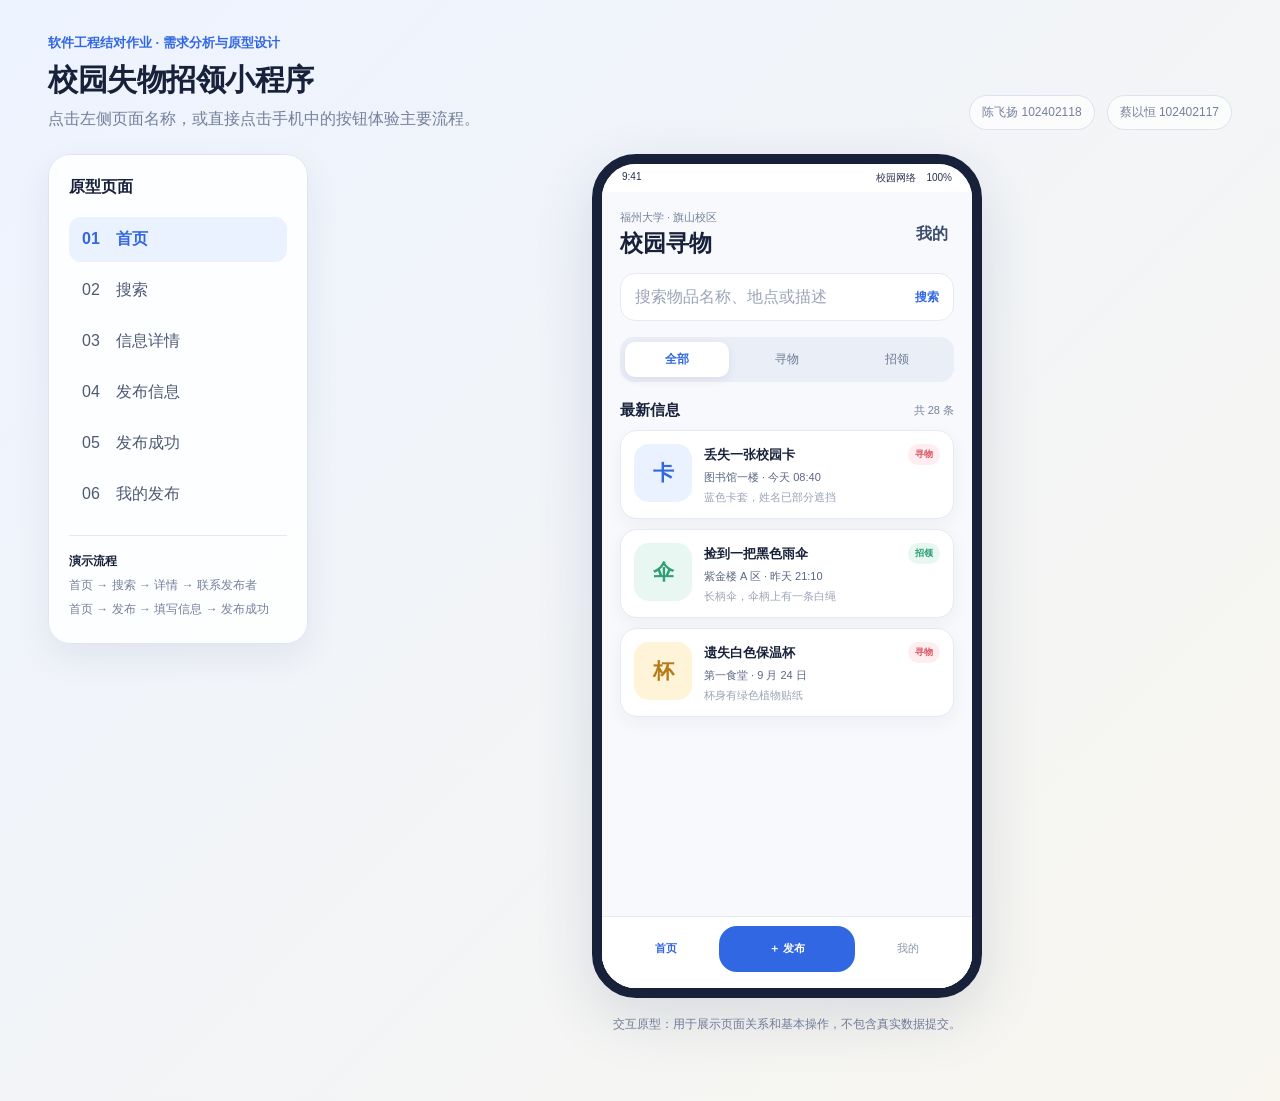
<file: homework/pair/task1/prototype/index.html>
<!doctype html>
<html lang="zh-CN">
<head>
  <meta charset="utf-8">
  <meta name="viewport" content="width=device-width, initial-scale=1">
  <title>校园寻物 - 可点击原型</title>
  <link rel="stylesheet" href="styles.css">
</head>
<body>
  <header class="page-header">
    <div>
      <p class="eyebrow">软件工程结对作业 · 需求分析与原型设计</p>
      <h1>校园失物招领小程序</h1>
      <p class="subtitle">点击左侧页面名称，或直接点击手机中的按钮体验主要流程。</p>
    </div>
    <div class="team">
      <span>陈飞扬 102402118</span>
      <span>蔡以恒 102402117</span>
    </div>
  </header>

  <main class="workspace">
    <aside class="screen-list">
      <h2>原型页面</h2>
      <button class="screen-link" data-goto="home">01　首页</button>
      <button class="screen-link" data-goto="search">02　搜索</button>
      <button class="screen-link" data-goto="detail">03　信息详情</button>
      <button class="screen-link" data-goto="publish">04　发布信息</button>
      <button class="screen-link" data-goto="success">05　发布成功</button>
      <button class="screen-link" data-goto="posts">06　我的发布</button>
      <div class="tip">
        <strong>演示流程</strong>
        <p>首页 → 搜索 → 详情 → 联系发布者</p>
        <p>首页 → 发布 → 填写信息 → 发布成功</p>
      </div>
    </aside>

    <section class="device-stage">
      <div class="phone">
        <div class="statusbar">
          <span>9:41</span>
          <span>校园网络　100%</span>
        </div>
        <div class="phone-body" id="app">
          <section class="screen active" id="screen-home">
            <div class="top-header">
              <div>
                <p class="caption">福州大学 · 旗山校区</p>
                <h2>校园寻物</h2>
              </div>
              <button class="icon-button" data-goto="posts">我的</button>
            </div>
            <button class="search-trigger" data-goto="search">
              <span>搜索物品名称、地点或描述</span><b>搜索</b>
            </button>
            <div class="segment">
              <button class="active">全部</button>
              <button>寻物</button>
              <button>招领</button>
            </div>
            <div class="section-title"><h3>最新信息</h3><span>共 28 条</span></div>
            <article class="item-card" data-goto="detail">
              <div class="item-visual card-blue">卡</div>
              <div class="item-copy">
                <div class="item-line"><h4>丢失一张校园卡</h4><span class="tag lost">寻物</span></div>
                <p>图书馆一楼 · 今天 08:40</p>
                <p class="muted">蓝色卡套，姓名已部分遮挡</p>
              </div>
            </article>
            <article class="item-card" data-goto="detail">
              <div class="item-visual card-green">伞</div>
              <div class="item-copy">
                <div class="item-line"><h4>捡到一把黑色雨伞</h4><span class="tag found">招领</span></div>
                <p>紫金楼 A 区 · 昨天 21:10</p>
                <p class="muted">长柄伞，伞柄上有一条白绳</p>
              </div>
            </article>
            <article class="item-card" data-goto="detail">
              <div class="item-visual card-gold">杯</div>
              <div class="item-copy">
                <div class="item-line"><h4>遗失白色保温杯</h4><span class="tag lost">寻物</span></div>
                <p>第一食堂 · 9 月 24 日</p>
                <p class="muted">杯身有绿色植物贴纸</p>
              </div>
            </article>
            <nav class="bottom-nav">
              <button class="active" data-goto="home">首页</button>
              <button class="publish" data-goto="publish">＋ 发布</button>
              <button data-goto="posts">我的</button>
            </nav>
          </section>

          <section class="screen" id="screen-search">
            <div class="sub-header">
              <button class="back" data-goto="home">‹</button>
              <h2>搜索信息</h2>
              <span></span>
            </div>
            <div class="search-box">
              <span>⌕</span>
              <input value="校园卡" aria-label="关键词">
              <button>取消</button>
            </div>
            <p class="caption">筛选条件</p>
            <div class="chip-row">
              <button class="chip active">全部类型</button>
              <button class="chip">寻物</button>
              <button class="chip">招领</button>
            </div>
            <div class="chip-row">
              <button class="chip active">图书馆</button>
              <button class="chip">食堂</button>
              <button class="chip">宿舍区</button>
            </div>
            <div class="section-title"><h3>搜索结果</h3><span>3 条</span></div>
            <article class="compact-card" data-goto="detail">
              <div class="mini-icon blue">卡</div>
              <div><h4>丢失一张校园卡</h4><p>图书馆一楼 · 今天 08:40</p></div>
              <span class="tag lost">寻物</span>
            </article>
            <article class="compact-card" data-goto="detail">
              <div class="mini-icon green">卡</div>
              <div><h4>拾到校园卡一张</h4><p>图书馆三楼 · 昨天 16:20</p></div>
              <span class="tag found">招领</span>
            </article>
            <article class="compact-card" data-goto="detail">
              <div class="mini-icon gold">卡</div>
              <div><h4>校园卡卡套遗失</h4><p>教学楼东门 · 9 月 23 日</p></div>
              <span class="tag lost">寻物</span>
            </article>
          </section>

          <section class="screen" id="screen-detail">
            <div class="sub-header">
              <button class="back" data-goto="home">‹</button>
              <h2>信息详情</h2>
              <span class="more">⋯</span>
            </div>
            <div class="detail-hero">
              <div class="hero-card">校园卡示意图</div>
              <span class="tag lost">寻物</span>
            </div>
            <h2 class="detail-title">丢失一张校园卡</h2>
            <p class="detail-time">发布于今天 08:46 · 浏览量 26</p>
            <div class="info-grid">
              <div><span>物品类型</span><b>证件卡类</b></div>
              <div><span>遗失地点</span><b>图书馆一楼</b></div>
              <div><span>遗失时间</span><b>今天 08:40</b></div>
              <div><span>当前状态</span><b class="green-text">寻找中</b></div>
            </div>
            <h3>物品描述</h3>
            <p class="description">蓝色透明卡套，校园卡姓名为陈同学，卡套夹层里有一张白色借阅码。若有拾到请联系我，非常感谢。</p>
            <div class="poster-card">
              <div class="avatar">陈</div>
              <div><b>陈同学</b><p>计算机学院 · 今日活跃</p></div>
              <button data-action="contact">联系方式</button>
            </div>
            <div class="sticky-action"><button data-action="contact">联系发布者</button></div>
          </section>

          <section class="screen" id="screen-publish">
            <div class="sub-header">
              <button class="back" data-goto="home">‹</button>
              <h2>发布信息</h2>
              <span></span>
            </div>
            <div class="publish-switch">
              <button class="active">我丢失了物品</button>
              <button>我捡到了物品</button>
            </div>
            <form class="publish-form" onsubmit="return false;">
              <label>物品名称<input value="校园卡"></label>
              <label>物品类型<select><option>证件卡类</option><option>电子产品</option><option>生活用品</option><option>书籍资料</option></select></label>
              <label>地点<input value="图书馆一楼"></label>
              <label>时间<input value="2026-09-26 08:40"></label>
              <label>详细描述<textarea>蓝色透明卡套，卡套中有一张白色借阅码。</textarea></label>
              <div class="upload-box">＋　添加物品图片（可选）</div>
              <label>联系方式<input value="手机号或微信号"></label>
              <button class="primary-button" type="button" data-goto="success">确认发布</button>
            </form>
          </section>

          <section class="screen" id="screen-success">
            <div class="success-wrap">
              <div class="success-icon">✓</div>
              <h2>发布成功</h2>
              <p>你的寻物信息已发布，可以在“我的发布”中查看和管理。</p>
              <div class="success-card">
                <span class="tag lost">寻物</span>
                <h3>丢失一张校园卡</h3>
                <p>图书馆一楼 · 今天 08:40</p>
              </div>
              <button class="primary-button" data-goto="posts">查看我的发布</button>
              <button class="secondary-button" data-goto="home">返回首页</button>
            </div>
          </section>

          <section class="screen" id="screen-posts">
            <div class="sub-header">
              <button class="back" data-goto="home">‹</button>
              <h2>我的发布</h2>
              <span></span>
            </div>
            <div class="stat-row">
              <div><b>3</b><span>全部发布</span></div>
              <div><b>1</b><span>寻找中</span></div>
              <div><b>2</b><span>已归还</span></div>
            </div>
            <article class="post-card">
              <div class="item-line"><h4>丢失一张校园卡</h4><span class="status pending">寻找中</span></div>
              <p>图书馆一楼 · 今天 08:40</p>
              <div class="post-actions"><button class="toggle-status">标记为已找到</button><button data-goto="detail">查看详情</button></div>
            </article>
            <article class="post-card">
              <div class="item-line"><h4>捡到一把黑色雨伞</h4><span class="status done">已归还</span></div>
              <p>紫金楼 A 区 · 昨天 21:10</p>
              <div class="post-actions"><button class="toggle-status">重新设为招领中</button><button data-goto="detail">查看详情</button></div>
            </article>
          </section>
        </div>
      </div>
      <p class="prototype-note">交互原型：用于展示页面关系和基本操作，不包含真实数据提交。</p>
    </section>
  </main>

  <div class="toast" id="toast">已打开联系方式面板</div>
  <script src="app.js"></script>
</body>
</html>
</file>
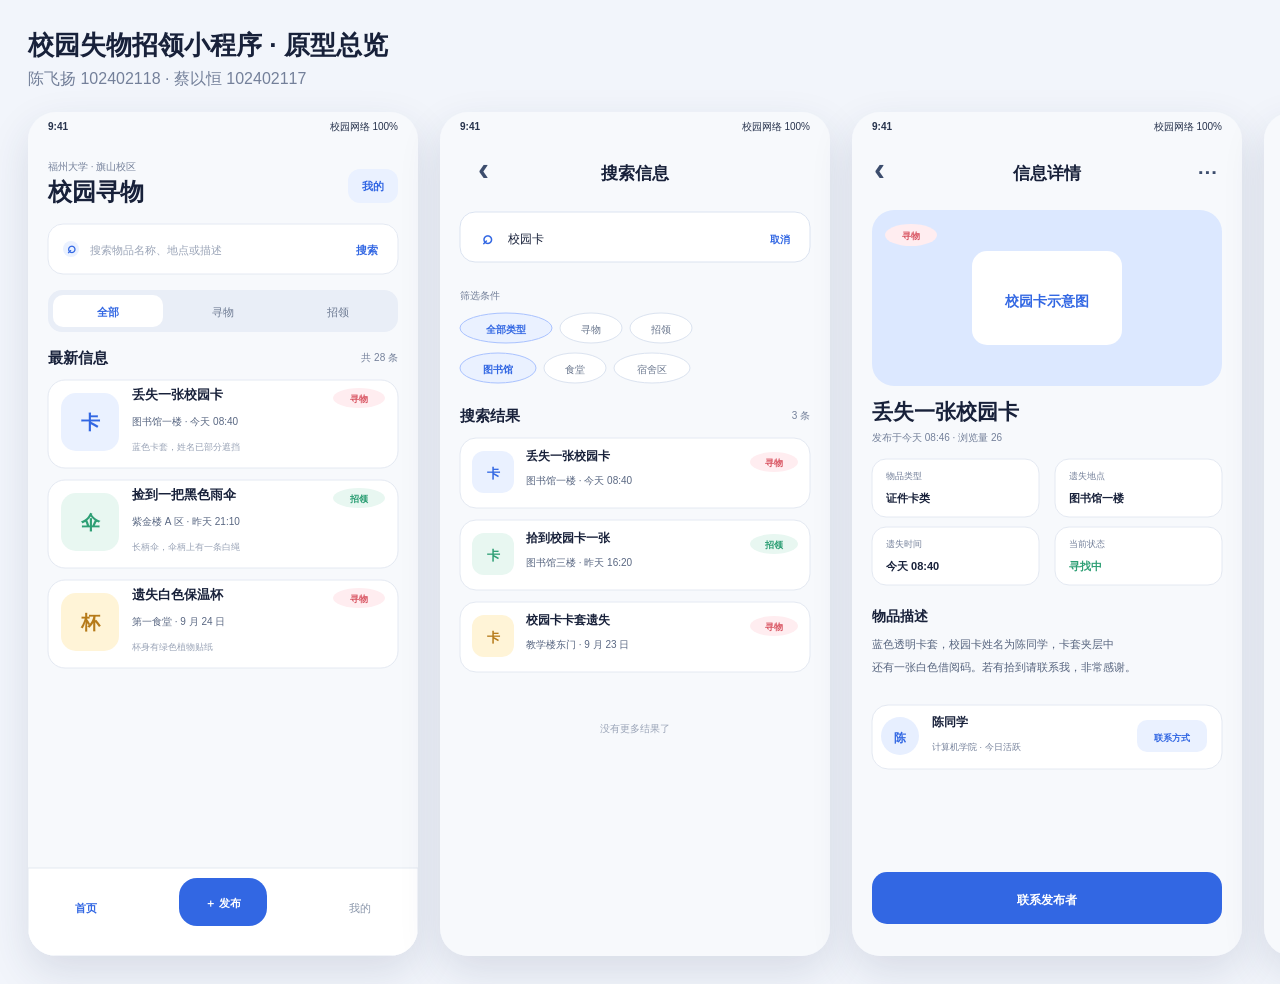
<file: homework/pair/task1/prototype/gallery.html>
<!doctype html>
<html lang="zh-CN">
<head>
  <meta charset="utf-8">
  <title>校园寻物原型总览</title>
  <style>
    body { margin: 0; padding: 28px; background: #f2f5fb; font-family: "Microsoft YaHei UI", Arial, sans-serif; }
    h1 { margin: 0 0 6px; color: #18213a; font-size: 26px; }
    p { margin: 0 0 22px; color: #74809a; }
    .screens { display: flex; gap: 22px; align-items: flex-start; }
    img { width: 390px; height: 844px; display: block; border-radius: 28px; box-shadow: 0 16px 42px rgba(35,53,91,.13); }
  </style>
</head>
<body>
  <h1>校园失物招领小程序 · 原型总览</h1>
  <p>陈飞扬 102402118 · 蔡以恒 102402117</p>
  <div class="screens">
    <img src="screens/01-home.svg" alt="首页">
    <img src="screens/02-search.svg" alt="搜索">
    <img src="screens/03-detail.svg" alt="详情">
    <img src="screens/04-publish.svg" alt="发布">
    <img src="screens/05-success.svg" alt="发布成功">
    <img src="screens/06-my-posts.svg" alt="我的发布">
  </div>
</body>
</html>
</file>
<file: homework/pair/task1/prototype/styles.css>
:root {
  --ink: #18213a;
  --muted: #74809a;
  --line: #e4e9f2;
  --page: #f2f5fb;
  --card: #ffffff;
  --blue: #3267e3;
  --blue-soft: #eaf1ff;
  --green: #2e9f75;
  --green-soft: #e8f7f1;
  --gold: #b67a19;
  --gold-soft: #fff4d7;
  --red: #d95663;
  --shadow: 0 20px 60px rgba(35, 55, 95, 0.14);
}
* { box-sizing: border-box; }
body {
  margin: 0;
  color: var(--ink);
  background: linear-gradient(135deg, #edf3ff 0%, #f8f6ef 100%);
  font-family: "Microsoft YaHei UI", "PingFang SC", Arial, sans-serif;
  min-height: 100vh;
}
button, input, textarea, select { font: inherit; }
button { cursor: pointer; }
.page-header {
  display: flex;
  justify-content: space-between;
  align-items: flex-end;
  gap: 30px;
  padding: 34px 48px 24px;
  max-width: 1420px;
  margin: 0 auto;
}
.eyebrow { color: var(--blue); font-size: 13px; font-weight: 700; margin: 0 0 8px; }
.page-header h1 { margin: 0; font-size: 30px; letter-spacing: -0.5px; }
.subtitle { color: var(--muted); margin: 8px 0 0; }
.team { display: flex; gap: 12px; color: var(--muted); font-size: 12px; }
.team span { padding: 8px 12px; border: 1px solid #dce3ef; border-radius: 999px; background: rgba(255,255,255,.7); }
.workspace {
  display: grid;
  grid-template-columns: 260px minmax(450px, 1fr);
  gap: 34px;
  max-width: 1420px;
  margin: 0 auto;
  padding: 0 48px 56px;
  align-items: start;
}
.screen-list {
  position: sticky;
  top: 22px;
  background: rgba(255,255,255,.86);
  border: 1px solid #dfe6f2;
  border-radius: 22px;
  padding: 20px;
  box-shadow: 0 14px 34px rgba(41, 62, 103, .08);
}
.screen-list h2 { margin: 2px 0 16px; font-size: 16px; }
.screen-link {
  width: 100%;
  border: 0;
  border-radius: 12px;
  padding: 12px 13px;
  margin: 3px 0;
  text-align: left;
  color: #4d5a73;
  background: transparent;
  transition: .18s ease;
}
.screen-link:hover, .screen-link.active { background: var(--blue-soft); color: var(--blue); font-weight: 700; }
.tip { border-top: 1px solid var(--line); margin-top: 15px; padding-top: 15px; color: var(--muted); font-size: 12px; line-height: 1.75; }
.tip strong { color: var(--ink); }
.tip p { margin: 3px 0; }
.device-stage { display: flex; flex-direction: column; align-items: center; }
.phone {
  width: 390px;
  height: 844px;
  border: 10px solid #17213a;
  border-radius: 44px;
  background: #f7f9fc;
  box-shadow: var(--shadow);
  overflow: hidden;
  position: relative;
}
.statusbar { height: 28px; padding: 7px 20px 0; display: flex; justify-content: space-between; color: #27334d; font-size: 10px; background: #fff; }
.phone-body { height: calc(100% - 28px); position: relative; overflow: hidden; background: #f7f9fc; }
.screen { display: none; height: 100%; overflow-y: auto; padding: 0 18px 94px; background: #f7f9fc; }
.screen.active { display: block; }
.screen::-webkit-scrollbar { width: 0; }
.top-header, .sub-header { display: flex; align-items: center; justify-content: space-between; padding: 18px 0 14px; }
.top-header h2, .sub-header h2 { margin: 0; font-size: 23px; }
.sub-header { padding-top: 15px; }
.sub-header h2 { font-size: 17px; }
.caption { color: var(--muted); font-size: 11px; margin: 0 0 3px; }
.icon-button, .back, .more { border: 0; background: transparent; color: #3c4d6d; font-weight: 700; }
.back { font-size: 34px; line-height: 20px; width: 30px; padding: 0; }
.more { letter-spacing: 2px; }
.search-trigger {
  width: 100%;
  height: 48px;
  border: 1px solid var(--line);
  border-radius: 15px;
  background: #fff;
  color: #9aa4b7;
  display: flex;
  align-items: center;
  justify-content: space-between;
  padding: 0 14px;
  text-align: left;
}
.search-trigger b { color: var(--blue); font-size: 12px; }
.segment, .publish-switch { display: grid; grid-template-columns: repeat(3, 1fr); gap: 6px; margin: 16px 0; padding: 5px; border-radius: 14px; background: #e9eef7; }
.segment button, .publish-switch button { border: 0; border-radius: 10px; padding: 9px 4px; background: transparent; color: #6e7b93; font-size: 12px; }
.segment button.active, .publish-switch button.active { background: #fff; color: var(--blue); font-weight: 700; box-shadow: 0 3px 10px rgba(37, 56, 94, .08); }
.publish-switch { grid-template-columns: repeat(2, 1fr); }
.section-title { display: flex; justify-content: space-between; align-items: center; margin: 19px 0 10px; }
.section-title h3 { margin: 0; font-size: 15px; }
.section-title span { color: var(--muted); font-size: 11px; }
.item-card, .compact-card, .post-card {
  display: flex;
  gap: 12px;
  background: #fff;
  border: 1px solid var(--line);
  border-radius: 17px;
  padding: 13px;
  margin-bottom: 10px;
  box-shadow: 0 6px 18px rgba(35, 53, 91, .05);
}
.item-visual { width: 58px; height: 58px; border-radius: 15px; display: grid; place-items: center; font-size: 21px; font-weight: 800; }
.card-blue, .mini-icon.blue { background: var(--blue-soft); color: var(--blue); }
.card-green, .mini-icon.green { background: var(--green-soft); color: var(--green); }
.card-gold, .mini-icon.gold { background: var(--gold-soft); color: var(--gold); }
.item-copy { min-width: 0; flex: 1; }
.item-line { display: flex; gap: 8px; align-items: center; justify-content: space-between; }
.item-line h4, .compact-card h4, .post-card h4 { margin: 0; font-size: 13px; }
.item-card p, .compact-card p, .post-card p { margin: 5px 0 0; color: #596782; font-size: 11px; }
.muted { color: #9aa4b7 !important; white-space: nowrap; overflow: hidden; text-overflow: ellipsis; }
.tag, .status { display: inline-flex; border-radius: 999px; padding: 4px 7px; font-size: 9px; font-weight: 700; white-space: nowrap; }
.tag.lost { color: var(--red); background: #ffedf0; }
.tag.found { color: var(--green); background: var(--green-soft); }
.status.pending { color: var(--gold); background: var(--gold-soft); }
.status.done { color: var(--green); background: var(--green-soft); }
.bottom-nav { position: absolute; left: 0; right: 0; bottom: 0; height: 72px; border-top: 1px solid var(--line); background: rgba(255,255,255,.96); display: grid; grid-template-columns: 1fr 1.3fr 1fr; align-items: center; padding: 0 12px 8px; }
.bottom-nav button { border: 0; background: transparent; color: #8a96aa; font-size: 11px; padding: 10px; }
.bottom-nav button.active { color: var(--blue); font-weight: 700; }
.bottom-nav button.publish { color: #fff; background: var(--blue); border-radius: 18px; height: 46px; font-weight: 700; }
.search-box { display: flex; align-items: center; gap: 8px; height: 48px; border-radius: 15px; background: #fff; border: 1px solid #dbe3f0; padding: 0 12px; }
.search-box span { color: var(--blue); font-size: 21px; }
.search-box input { min-width: 0; flex: 1; border: 0; outline: 0; color: var(--ink); }
.search-box button { border: 0; background: transparent; color: var(--blue); font-size: 11px; }
.chip-row { display: flex; gap: 7px; margin: 9px 0; overflow: hidden; }
.chip { border: 1px solid #dbe3f0; border-radius: 999px; padding: 7px 10px; background: #fff; color: #69768d; font-size: 10px; white-space: nowrap; }
.chip.active { color: var(--blue); border-color: #a9c2ff; background: var(--blue-soft); }
.compact-card { align-items: center; }
.compact-card div:nth-child(2) { flex: 1; }
.mini-icon { width: 38px; height: 38px; border-radius: 12px; display: grid; place-items: center; font-weight: 800; font-size: 13px; }
.detail-hero { height: 176px; border-radius: 22px; background: linear-gradient(145deg, #dfeaff, #c7d8ff); display: grid; place-items: center; position: relative; }
.hero-card { width: 150px; height: 94px; border-radius: 15px; display: grid; place-items: center; color: var(--blue); font-weight: 800; background: rgba(255,255,255,.82); box-shadow: 0 12px 30px rgba(50,103,227,.16); }
.detail-hero .tag { position: absolute; top: 12px; left: 12px; }
.detail-title { margin: 17px 0 4px; font-size: 21px; }
.detail-time { margin: 0; color: var(--muted); font-size: 10px; }
.info-grid { display: grid; grid-template-columns: 1fr 1fr; gap: 9px; margin: 16px 0; }
.info-grid div { background: #fff; border: 1px solid var(--line); border-radius: 14px; padding: 11px; }
.info-grid span { display: block; color: var(--muted); font-size: 10px; margin-bottom: 4px; }
.info-grid b { font-size: 12px; }
.green-text { color: var(--green); }
.description { color: #56647e; font-size: 12px; line-height: 1.8; }
.poster-card { display: flex; align-items: center; gap: 10px; background: #fff; border-radius: 16px; padding: 12px; margin-top: 16px; }
.avatar { width: 38px; height: 38px; border-radius: 50%; display: grid; place-items: center; background: #e7efff; color: var(--blue); font-weight: 700; }
.poster-card div:nth-child(2) { flex: 1; }
.poster-card p { margin: 3px 0 0; color: var(--muted); font-size: 10px; }
.poster-card button { border: 0; border-radius: 9px; background: var(--blue-soft); color: var(--blue); padding: 8px; font-size: 10px; }
.sticky-action { position: absolute; left: 16px; right: 16px; bottom: 16px; }
.sticky-action button, .primary-button { width: 100%; border: 0; border-radius: 15px; background: var(--blue); color: #fff; height: 50px; font-weight: 700; }
.publish-form { display: grid; gap: 12px; }
.publish-form label { color: #5e6b83; font-size: 11px; }
.publish-form input, .publish-form select, .publish-form textarea { display: block; width: 100%; margin-top: 6px; border: 1px solid #dce3ef; border-radius: 12px; padding: 11px; background: #fff; color: var(--ink); outline: 0; }
.publish-form textarea { height: 78px; resize: none; }
.upload-box { border: 1px dashed #aebfe0; border-radius: 13px; padding: 18px; text-align: center; color: var(--blue); background: var(--blue-soft); font-size: 12px; }
.success-wrap { display: flex; flex-direction: column; align-items: center; text-align: center; padding-top: 76px; }
.success-icon { width: 82px; height: 82px; border-radius: 50%; display: grid; place-items: center; color: var(--green); background: var(--green-soft); font-size: 42px; }
.success-wrap h2 { font-size: 24px; margin: 22px 0 8px; }
.success-wrap > p { color: var(--muted); font-size: 12px; line-height: 1.7; max-width: 280px; }
.success-card { width: 100%; text-align: left; border: 1px solid var(--line); background: #fff; border-radius: 17px; padding: 14px; margin: 24px 0 18px; }
.success-card h3 { margin: 9px 0 3px; font-size: 14px; }
.success-card p { margin: 0; color: var(--muted); font-size: 10px; }
.secondary-button { width: 100%; height: 48px; margin-top: 10px; border: 1px solid #d7e0ee; border-radius: 15px; color: var(--blue); background: #fff; font-weight: 700; }
.stat-row { display: grid; grid-template-columns: repeat(3, 1fr); gap: 8px; margin: 5px 0 18px; }
.stat-row div { background: #fff; border: 1px solid var(--line); border-radius: 14px; padding: 11px 7px; text-align: center; }
.stat-row b { display: block; color: var(--blue); font-size: 19px; }
.stat-row span { color: var(--muted); font-size: 9px; }
.post-card { display: block; }
.post-actions { display: flex; gap: 8px; margin-top: 12px; }
.post-actions button { flex: 1; border: 0; border-radius: 10px; padding: 9px; background: #eef3fb; color: #50617e; font-size: 10px; }
.post-actions button:first-child { color: var(--blue); background: var(--blue-soft); font-weight: 700; }
.toast { position: fixed; left: 50%; bottom: 26px; transform: translate(-50%, 30px); padding: 11px 18px; border-radius: 999px; color: #fff; background: #1f2b46; opacity: 0; pointer-events: none; transition: .25s ease; font-size: 12px; box-shadow: var(--shadow); }
.toast.show { opacity: 1; transform: translate(-50%, 0); }
.prototype-note { color: var(--muted); font-size: 12px; margin-top: 18px; }
@media (max-width: 900px) {
  .page-header { align-items: flex-start; flex-direction: column; padding: 24px; }
  .workspace { grid-template-columns: 1fr; padding: 0 20px 40px; }
  .screen-list { position: static; display: grid; grid-template-columns: repeat(2, 1fr); }
  .screen-list h2, .tip { grid-column: 1 / -1; }
}
</file>
